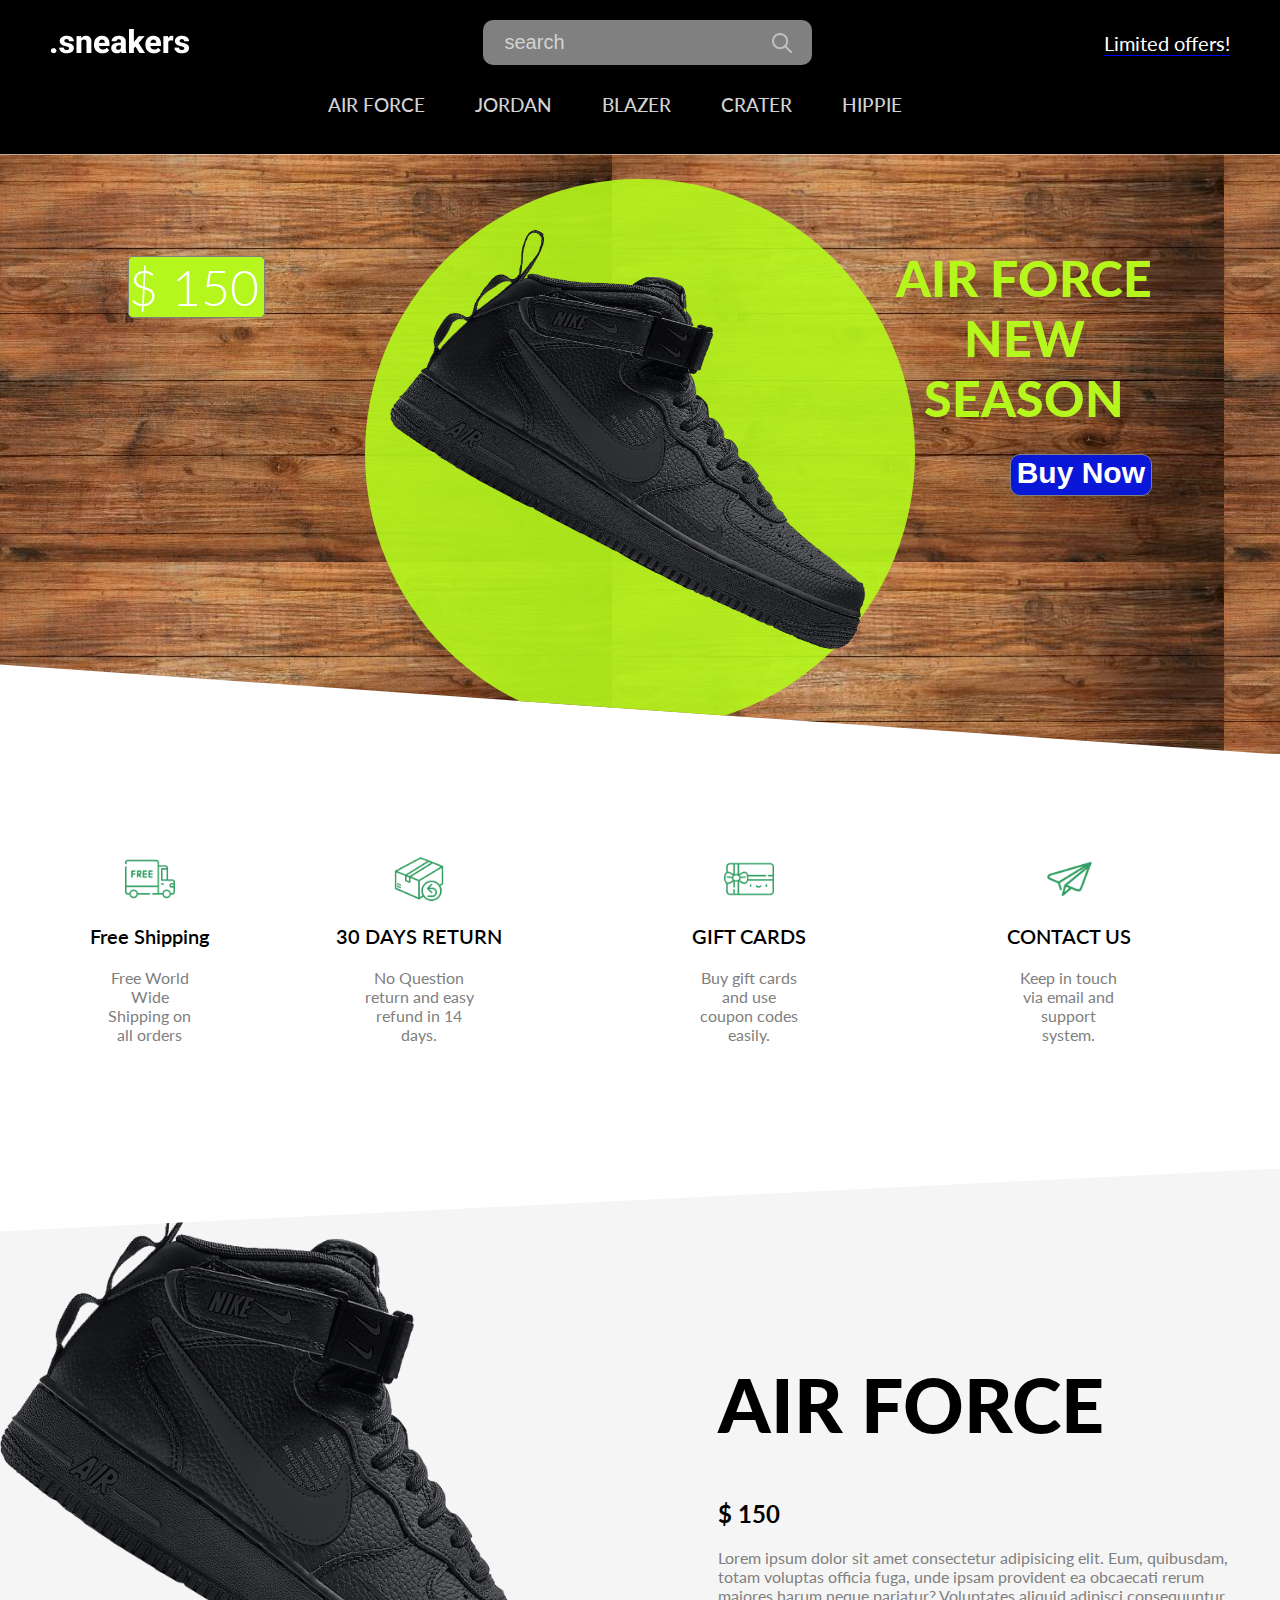
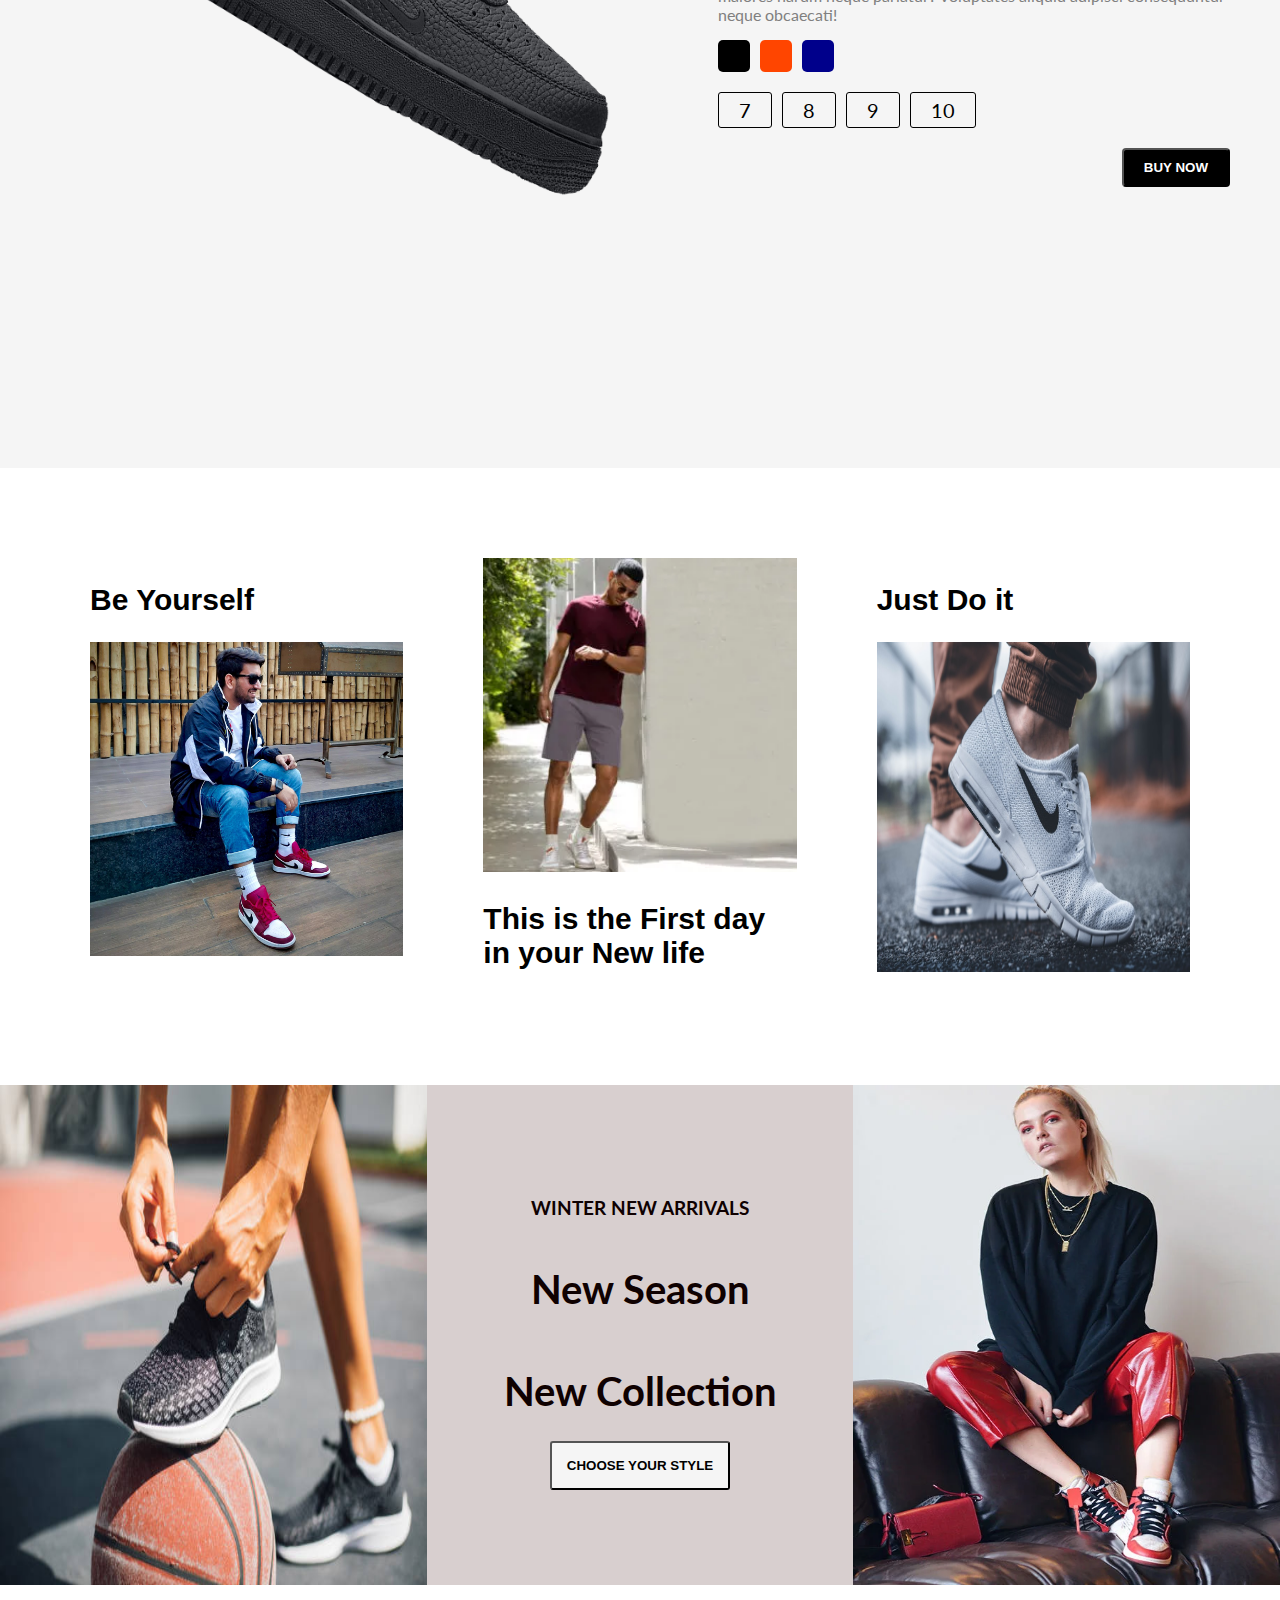
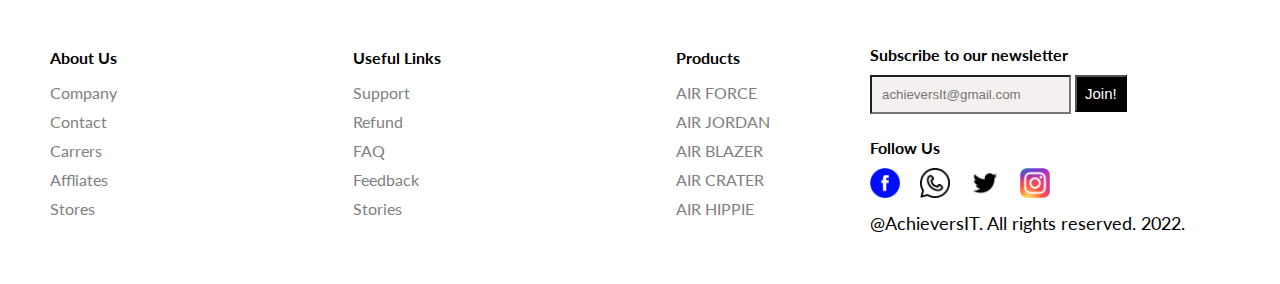
<file: index.html>
<!DOCTYPE html>
<html lang="en">

<head>
    <meta charset="UTF-8">
    <meta http-equiv="X-UA-Compatible" content="IE=edge">
    <meta name="viewport" content="width=device-width, initial-scale=1.0">
    <link
        href="https://fonts.googleapis.com/css2?family=Lato:ital,wght@0,100;0,300;0,400;0,700;0,900;1,100;1,300;1,400;1,700;1,900&display=swap"
        rel="stylesheet">
    <link rel="stylesheet" href="style.css">
    <title>Nike Store</title>
</head>

<body>
    <nav id="nav">
        <div class="navTop">
            <div class="navItem">
                <img src="./images/sneakers.png" alt="sneaker">
            </div>
            <div class="navItem">
                <div class="search">
                    <input class="searchInput" type="text" placeholder="search">
                    <img src="./images/search.png" width="20" height="20" alt="search" >
                </div>
            </div>
            <div class="navItem">
                <span class="Limitedoffer">Limited offers!</a></span>
            </div>
        </div>
        <div class="navBottom">
            <h3 class="menuitem">AIR FORCE</h3>
            <h3 class="menuitem">JORDAN</h3>
            <h3 class="menuitem">BLAZER</h3>
            <h3 class="menuitem">CRATER</h3>
            <h3 class="menuitem">HIPPIE</h3>
        </div>
    </nav>
    <div class="slider">
        <div class="sliderWrapper">
            <div class="sliderItem">
                <img src="images/air.png" alt="" class="sliderImg" width="500px" height="450px">
                <div class="sliderbg"></div>
                <h1 class="sliderTitle">AIR FORCE <br>NEW<br>SEASON</h1>
                <h2 class="sliderPrice">$ 150</h2>
                <button class="buyButton">Buy Now</button>
            </div>
            <div class="sliderItem">
                <img src="images/jordan.png" alt="" class="sliderImg" width="500px" height="600px">
                <div class="sliderbg"></div>
                <h1 class="sliderTitle">AIR JORDAN <br>NEW<br>SEASON</h1>
                <h2 class="sliderPrice">$ 120</h2>
                <button class="buyButton">Buy Now</button>
            </div>
            <div class="sliderItem">
                <img src="images/blazer.png" alt="" class="sliderImg" height="600px">
                <div class="sliderbg"></div>
                <h1 class="sliderTitle">AIR BLAZER <br>NEW<br>SEASON</h1>
                <h2 class="sliderPrice">$ 140</h2>
                <button class="buyButton">Buy Now</button>
            </div>
            <div class="sliderItem">
                <img src="images/crater.png" alt="" class="sliderImg" height="600px">
                <div class="sliderbg"></div>
                <h1 class="sliderTitle">AIR CRATER<br>NEW<br>SEASON</h1>
                <h2 class="sliderPrice">$ 180</h2>
                <button class="buyButton">Buy Now</button>
            </div>
            <div class="sliderItem">
                <img src="images/hippie.png" alt="" class="sliderImg" height="600px">
                <div class="sliderbg"></div>
                <h1 class="sliderTitle">AIR HIPPIE<br>NEW<br>SEASON</h1>
                <h2 class="sliderPrice">$ 200</h2>
                <button class="buyButton">Buy Now</button>
            </div>

        </div>
    </div>
    <div class="features">
        <div class="feature">
            <img src="/images/shipping.png" alt="shipping" class="featureIcon">
            <span class="featureTitle">Free Shipping</span>
            <span class="featureDesc">Free World Wide Shipping on all orders</span>
        </div>

        <div class="features">
            <div class="feature">
                <img class="featureIcon" src="/images/return.png" alt="shipping">
                <span class="featureTitle">30 DAYS RETURN</span>
                <span class="featureDesc">No Question return and easy refund in 14 days.</span>
            </div>
        </div>
        <div class="features">
            <div class="feature">
                <img class="featureIcon" src="/images/gift.png" alt="shipping">
                <span class="featureTitle">GIFT CARDS</span>
                <span class="featureDesc">Buy gift cards and use coupon codes easily.</span>
            </div>
        </div>
        <div class="features">
            <div class="feature">
                <img class="featureIcon" src="/images/contact.png" alt="shipping">
                <span class="featureTitle">CONTACT US</span>
                <span class="featureDesc">Keep in touch via email and support system.</span>
            </div>
        </div>
    </div>
    <div class="product">
        <img src="images/air.png" alt="" class="productImg">
        <div class="productDetails">
            <h1 class="productTitle">AIR FORCE</h1>
            <h2 class="productPrice">$ 150</h2>
            <p class="productDesc">Lorem ipsum dolor sit amet consectetur adipisicing elit. Eum, quibusdam, totam
                voluptas officia fuga,
                unde ipsam provident ea obcaecati rerum maiores harum neque pariatur? Voluptates aliquid adipisci
                consequuntur neque obcaecati!</p>

            <div class="colors">
                <div class="color"></div>
                <div class="color"></div>
                <div class="color"></div>
            </div>
            <div class="sizes">
                <div class="size">7</div>
                <div class="size">8</div>
                <div class="size">9</div>
                <div class="size">10</div>
            </div>
            <button class="productButton">BUY NOW</button>
        </div>
        <div class="payment">
            <h1 class="payTitle">Personal Information</h1>
            <label for="">Name and Surname</label>
            <input type="text" placeholder="SURESH BABU GEEVI" class="payInput">
            <label for="">Phone Number</label>
            <input type="text" placeholder="+91 6300642059" class="payInput">
            <label for="">Address</label>
            <input type="text" placeholder="#23-45,4th-cross CKB Layout,Marathahalli,Banglore" class="payInput">
            <h1 class="payTitle">Card Information</h1>
            <div class="cardIcons">
                <img src="images/visa.png" width="40" alt="" class="cardIcon">
                <img src="images/master.png" width="40" alt="" class="cardIcon">
            </div>
            <input type="password" class="payInput" placeholder="Card Number">
            <div class="cardInfo">
                <input type="text" placeholder="mm" class="payInput sm">
                <input type="text" placeholder="yyyy" class="payInput sm">
                <input type="text" placeholder="cvv" class="payInput sm">
            </div>
            <button class="payButton">Checkout !</button>
            <span class="close">X</span>
        </div>
    </div>
    <div class="gallery">
        <div class="galleryItem">
            <h2 class="galleryTitle">Be Yourself</h2>
            <img src="images/gallery4.png" alt="image" class="galleryImg">
        </div>
        <div class="galleryItem">
        <img src="images/gallery2.png" alt="" class="galleryImg">
        <h2 class="galleryTitle">This is the First day in your New life</h2>
    </div>
        <div class="galleryItem">
            <h2 class="galleryTitle">Just Do it</h2>
            <img src="images/gallery3.png" alt="" class="galleryImg" height="330px">
        </div>
    </div>
    <div class="newSeason">
        <div class="nsItem">
            <img src="images/gallery6.png" alt="" class="nsImg">
        </div>

        <div class="nsItem">
           <h3 class="nsTitlesm">WINTER NEW ARRIVALS</h3>
           <h1 class="nsTitle">New Season</h1>
           <h1 class="nsTitle">New Collection</h1>
          <a href="#nav" ><button class="nsButton">CHOOSE YOUR STYLE</button></a>
        </div>

        <div class="nsItem">
            <img src="images/gallery7.png" alt="" class="nsImg">
        </div>
    </div>
    <footer>
          <div class="footerLeft">
         <div class="footerMenu">
            <h2 class="fMenuTitle">About Us</h2>
            <ul class="fList">
                 <li class="fListItem">Company</li>
                 <li class="fListItem">Contact</li>
                 <li class="fListItem">Carrers</li>
                 <li class="fListItem">Affliates</li>
                 <li class="fListItem">Stores</li>
             </ul>
            
         </div>
         <div class="footerMenu">
            <h2 class="fMenuTitle">Useful Links</h2>
            <ul class="fList">
                 <li class="fListItem">Support</li>
                 <li class="fListItem">Refund</li>
                 <li class="fListItem">FAQ</li>
                 <li class="fListItem">Feedback</li>
                 <li class="fListItem">Stories</li>
             </ul>
            </div>
            <div class="footerMenu">
                <h2 class="fMenuTitle">Products</h2>
                <ul class="fList">
                     <li class="fListItem">AIR FORCE</li>
                     <li class="fListItem">AIR JORDAN</li>
                     <li class="fListItem">AIR BLAZER</li>
                     <li class="fListItem">AIR CRATER</li>
                     <li class="fListItem">AIR HIPPIE</li>
                 </ul>
                
             </div>
          </div>
          <div class="footerRight">
          <div class="footerRightMenu">
            <h1 class="fMenuTitle">Subscribe to our newsletter</h1>
            <div class="fMail">
                <input type="text" placeholder="achieversIt@gmail.com" class="fInput">
                <button class="fButton">Join!</button>
            </div>
          </div>
          <div class="footerRightMenu">
            <h1 class="fMenuTitle">Follow Us</h1>
            <div class="fIcons">
               <img src="images/Facebook_Logo.png" alt="" class="fIcon">
               <img src="images/whatsapp.png" alt="" class="fIcon">
               <img src="images/twitter.png" alt="" class="fIcon">
               <img src="images/instalogo.png" alt="" class="fIcon"> 
            </div>
          </div>
          
         <div class="footerRightMenu">
            <span class="copyright">@AchieversIT. All rights reserved. 2022.</span>
         </div>



          </div>

    </footer>
    
    <script src="./app.js"></script>
</body>

</html>
</file>
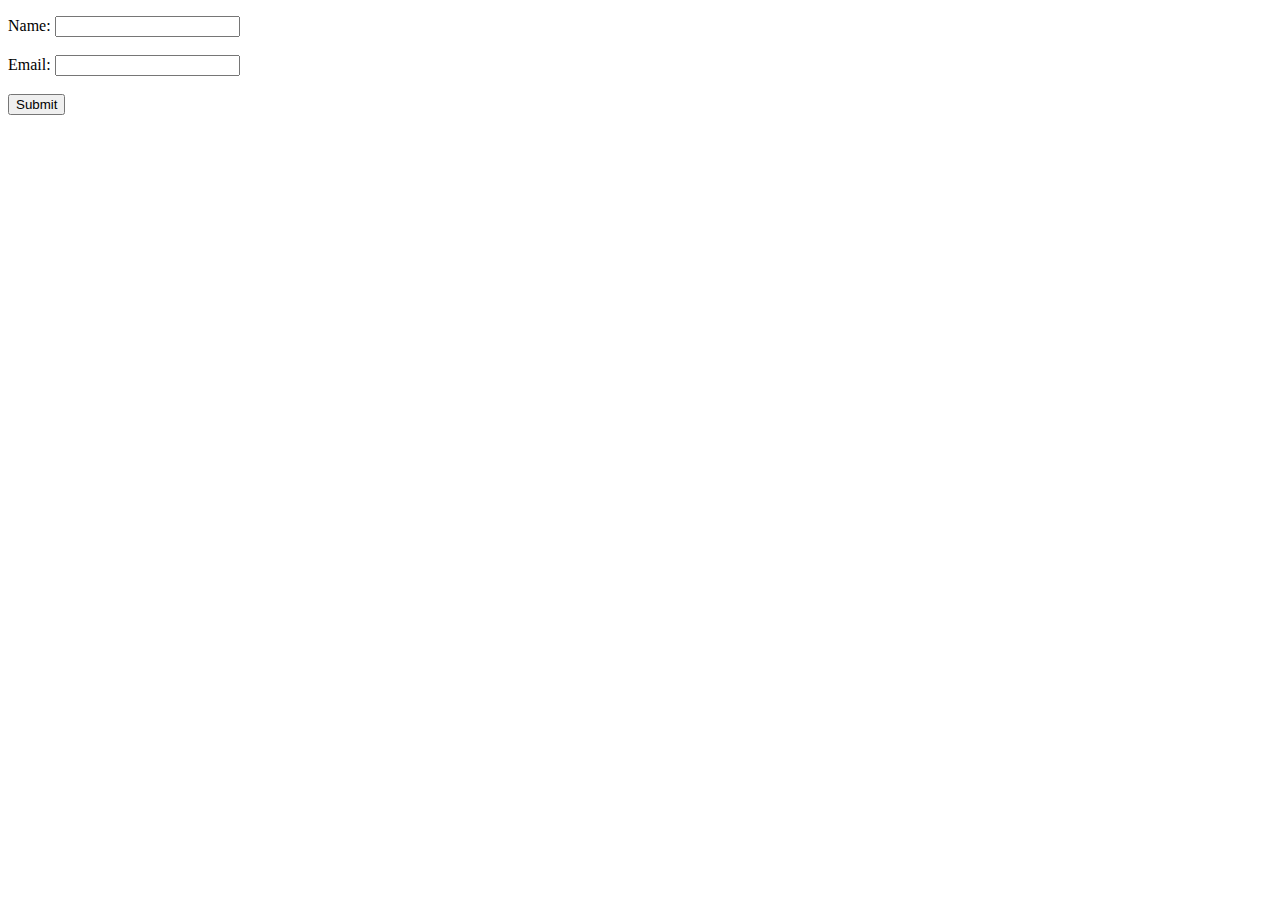
<file: Form.html>
<!DOCTYPE html>
<html>
<head>
  <title>Form Validation Example</title>
  <style>
    .error {
      color: red;
    }
  </style>
</head>
<body>


    <P></P>
  <form id="myForm">
    <label for="name">Name:</label>
    <input type="text" id="name" required>
    <span id="nameError" class="error"></span>
    <br><br>
    <label for="email">Email:</label>
    <input type="email" id="email" required>
    <span id="emailError" class="error"></span>
    <br><br>
    <input type="submit" value="Submit">
  </form>

  <script>
    const form = document.getElementById("myForm");
    const nameInput = document.getElementById("name");
    const emailInput = document.getElementById("email");
    const nameError = document.getElementById("nameError");
    const emailError = document.getElementById("emailError");

    form.addEventListener("submit", function(event) {
      let isValid = true;

      // Reset error messages
      nameError.textContent = "";
      emailError.textContent = "";

      // Validate name
      if (nameInput.value.trim() === "") {
        nameError.textContent = "Name is required.";
        isValid = false;
      }

      // Validate email
      if (emailInput.value.trim() === "") {
        emailError.textContent = "Email is required.";
        isValid = false;
      } else if (!isValidEmail(emailInput.value)) {
        emailError.textContent = "Invalid email address.";
        isValid = false;
      }

      if (!isValid) {
        event.preventDefault(); // Prevent form submission
      }
    });

    function isValidEmail(email) {
      // Basic email validation using regex
      const emailPattern = /^[^\s@]+@[^\s@]+\.[^\s@]+$/;
      return emailPattern.test(email);
    }
  </script>
</body>
</html>
</file>
<file: style.css>
html {
    scroll-behavior: smooth;
}


body {
    font-family: 'Lato', sans-serif;
    margin: 0;
    padding: 0;
}

nav {
    background-color: black;
    color: #fff;
    padding: 20px 50px;
}

.navTop {
    display: flex;
    align-items: center;
    justify-content: space-between;
}

.search {
    display: flex;
    align-items: center;
    background-color: gray;
    padding: 10px 20px;
    border-radius: 10px;
}

.searchInput {
    border: none;
    background-color: transparent;
    font-size: 20px;
    cursor: pointer;
}

.searchInput::placeholder {
    color: lightgray;
}

.Limitedoffer {
    font-size: 20px;
    border-bottom: 1px solid blue;
    cursor: pointer;
}

.navBottom {
    display: flex;
    align-items: center;
    justify-content: center;
    padding-top: 10px;
}

.menuitem {
    margin-right: 50px;
    cursor: pointer;
    font-weight: 500;
    color: lightgrey;

}

.slider {
    background: url('images/bg-img.jpg');
    /* background-repeat: no-repeat; */
    overflow: hidden;
    clip-path: polygon(0 0, 100% 0, 100% 100%, 0 85%);
}

.sliderWrapper {
    display: flex;
    width: 500vw;
    transition: all 1.5s ease-in-out;

}

.sliderItem {
    width: 100vw;
    display: flex;
    align-items: center;
    justify-content: center;
    position: relative;
}

.sliderbg {
    width: 550px;
    height: 550px;
    border-radius: 50%;
    background-color: darkorange;
    position: absolute;
}

.sliderImg {
    z-index: 1;

}

.sliderTitle {
    position: absolute;
    top: 10%;
    right: 10%;
    font-size: 50px;
    font-weight: 900;
    text-align: center;
    color: #fff;
    z-index: 1;
}

.sliderPrice {
    position: absolute;
    top: 10%;
    left: 10%;
    font-size: 50px;
    text-align: center;
    color: #fff;
    font-weight: 300;
    border: 1px solid gray;
    z-index: 1;
    border-radius: 5px;
    padding-right: 5px;
}

.buyButton {
    position: absolute;
    top: 50%;
    right: 10%;
    font-size: 30px;
    text-align: center;
    color: #fff;
    font-weight: 900;
    border-radius: 10px;
    border: 1px solid gray;
    z-index: 1;
    cursor: pointer;
    background-color: rgb(10, 23, 214);
    padding-bottom: 5px;
}

.buyButton:hover {
    background-color: rgb(232, 247, 21);
    color: black;
}

.sliderItem:nth-child(1) .sliderbg {
    background-color: rgb(181, 247, 28);
    opacity: .9;

}

.sliderItem:nth-child(2) .sliderbg {
    background-color: rgb(51, 27, 185);
    opacity: .9;
}

.sliderItem:nth-child(3) .sliderbg {
    background-color: rgb(209, 29, 83);
    opacity: .9;
}

.sliderItem:nth-child(4) .sliderbg {
    background-color: rgb(14, 174, 238);
    opacity: .9;
}

.sliderItem:nth-child(5) .sliderbg {
    background-color: rgb(211, 175, 12);
    opacity: .9;
}

.sliderItem:nth-child(1) .sliderPrice {
    background-color: rgb(181, 247, 28);

}

.sliderItem:nth-child(2) .sliderPrice {
    background-color: rgb(51, 27, 185);

}

.sliderItem:nth-child(3) .sliderPrice {
    background-color: rgb(209, 29, 83);

}

.sliderItem:nth-child(4) .sliderPrice {
    background-color: rgb(14, 174, 238);

}

.sliderItem:nth-child(5) .sliderPrice {
    background-color: rgb(211, 175, 12);

}


.sliderItem:nth-child(1) .sliderTitle {
    color: rgb(181, 247, 28);

}

.sliderItem:nth-child(2) .sliderTitle {
    color: rgb(51, 27, 185);

}

.sliderItem:nth-child(3) .sliderTitle {
    color: rgb(209, 29, 83);

}

.sliderItem:nth-child(4) .sliderTitle {
    color: rgb(14, 174, 238);

}

.sliderItem:nth-child(5) .sliderTitle {
    color: rgb(211, 175, 12);

}

.features {
    display: flex;
    align-items: center;
    justify-content: space-between;
    padding: 50px;
}

.feature {
    display: flex;
    flex-direction: column;
    align-items: center;
    text-align: center;

}

.featureIcon {
    width: 50px;
    height: 50px;
}

.featureTitle {
    font-size: 20px;
    font-weight: 600;
    margin: 20px;
}

.featureDesc {
    color: gray;
    width: 50%;
    height: 100px;
}

.product {
    height: 100vh;
    background-color: whitesmoke;
    position: relative;
    clip-path: polygon(0 7%, 100% 0, 100% 100%, 0% 100%);
}

.payment {
    height: 500px;
    width: 500px;
    background-color: white;
    position: absolute;
    top: 0;
    bottom: 0;
    right: 0;
    left: 0;
    margin: auto;
    padding: 10px 50px;
    display: none;
    flex-direction: column;
    -webkit-box-shadow: 0px 0px 13px 2px rgba(0, 0, 0, 0.87);
    box-shadow: 0px 0px 13px 2px rgba(0, 0, 0, 0.87);
    margin-left: 80px;
}

.payTitle {
    font-size: 20px;
    color: rgb(163, 161, 157);

}

label {
    font-size: 17px;
    font-weight: 400;
}

.payInput {
    padding: 10px;
    margin: 10px 0px;
    border: none;
    border-bottom: 1px solid gray;
}

.payInput::placeholder {
    color: rgb(163, 163, 163)
}

.cardIcons {
    display: flex;
}

.cardIcon {
    margin-right: 10px;
}

.cardInfo {
    display: flex;
    justify-content: space-between;
}

.sm {
    width: 30%;
}

.payButton {
    position: absolute;
    height: 50px;
    width: 100%;
    left: 0;
    margin-top: 510px;
    -webkit-box-shadow: 0px 0px 13px 2px rgba(0, 0, 0, 0.3);
    box-shadow: 0px 0px 13px 2px rgba(0, 0, 0, 0.3);
    background-color: #369e62;
    color: white;
    border: none;
    cursor: pointer;
    font-size: 20px;
}

.close {
    width: 20px;
    height: 20px;
    position: absolute;
    background-color: rgb(15, 2, 2);
    color: #fff;
    top: 10px;
    right: 10px;
    padding-left: 10px;
    justify-content: center;
    cursor: pointer;
}

.productImg {
    width: 50%;
}

.productDetails {
    position: absolute;
    top: 10%;
    right: 0;
    width: 40%;
    padding: 50px;
}

.productTitle {
    font-size: 75px;
    font-weight: 900;
}

.productDesc {
    font-style: 24px;
    color: gray;
}

.colors,
.sizes {
    display: flex;
    margin-bottom: 20px;
}

.color {
    width: 32px;
    height: 32px;
    border-radius: 5px;
    background-color: black;
    margin-right: 10px;
    cursor: pointer;
}

.color:last-child {
    background-color: darkblue;
}

.color:nth-child(1) {
    background-color: black;
}

.color:nth-child(2){
    background-color:orangered;
}
.size {
    padding: 5px 20px;
    border: 1px solid black;
    margin-right: 10px;
    cursor: pointer;
    font-size: 20px;
    border-radius: 3px;
}

.productButton {
    float: right;
    padding: 10px 20px;
    background-color: black;
    color: #fff;
    font-weight: 600;
    cursor: pointer;
    border-radius: 4px;
}

.productButton:hover {
    background-color: #fff;
    color: black;
   
}

.gallery {
    padding: 50px;
    display: flex;

}

.galleryItem {
    flex: 1;
    padding: 40px;
   font-size: 20px;
   font-weight: bold;
   font-family:Verdana, Geneva, Tahoma, sans-serif;
}

.galleryImg {
    width: 100%;
}
.newSeason{
    display: flex;
}
.nsItem{
    flex:1;
    background-color: rgb(216, 207, 207);
    color:rgb(15, 1, 1);
    display: flex;
    flex-direction: column;
    align-items: center;
    justify-content: center;
    text-align: center;
}
.nsImg{
    width:100%;
    height:500px;
}
.nsTitle{
    font-size:40px;
}
.nsButton{
    padding: 15px;
    font-weight: 600;
    cursor: pointer;
    background-color:whitesmoke ;
    border-radius: 3px ;
}
footer{
    display:flex;
}
.footerLeft{
    flex:2;
    display: flex;
    justify-content: space-between;
    padding: 50px;

}
.fMenuTitle{
    font-size: 16px;
};
.fList{
  padding:0;
 list-style: none;
   
}
.fListItem{
    margin-bottom:10px;
    color:gray;
    cursor: pointer;
   margin-left:-40px ;
   list-style: none;

}

.footerRight{
   flex:1;
   padding:50px;
   display: flex;
   flex-direction: column;
   justify-content: space-between;
}
.fInput{
    padding:10px;
   background-color:rgb(245, 240, 240);
}
.fInput:hover{
  background-color: rgb(147, 211, 211);  
  color: #fff;
}
.fIcons{
    display: flex;
    color: #369e62;
}
.fIcon{
    width:30px;
    height:30px;
    margin-right: 20px;

}
.copyright{
   font-weight: 400; 
   font-size: 18px;
}
.fButton{
    padding:8px;
    background-color: black;
    color: #fff;
    font-size:15px;
   
}
.fButton:hover{
    background-color: white;
    color:black ;

}
</file>
